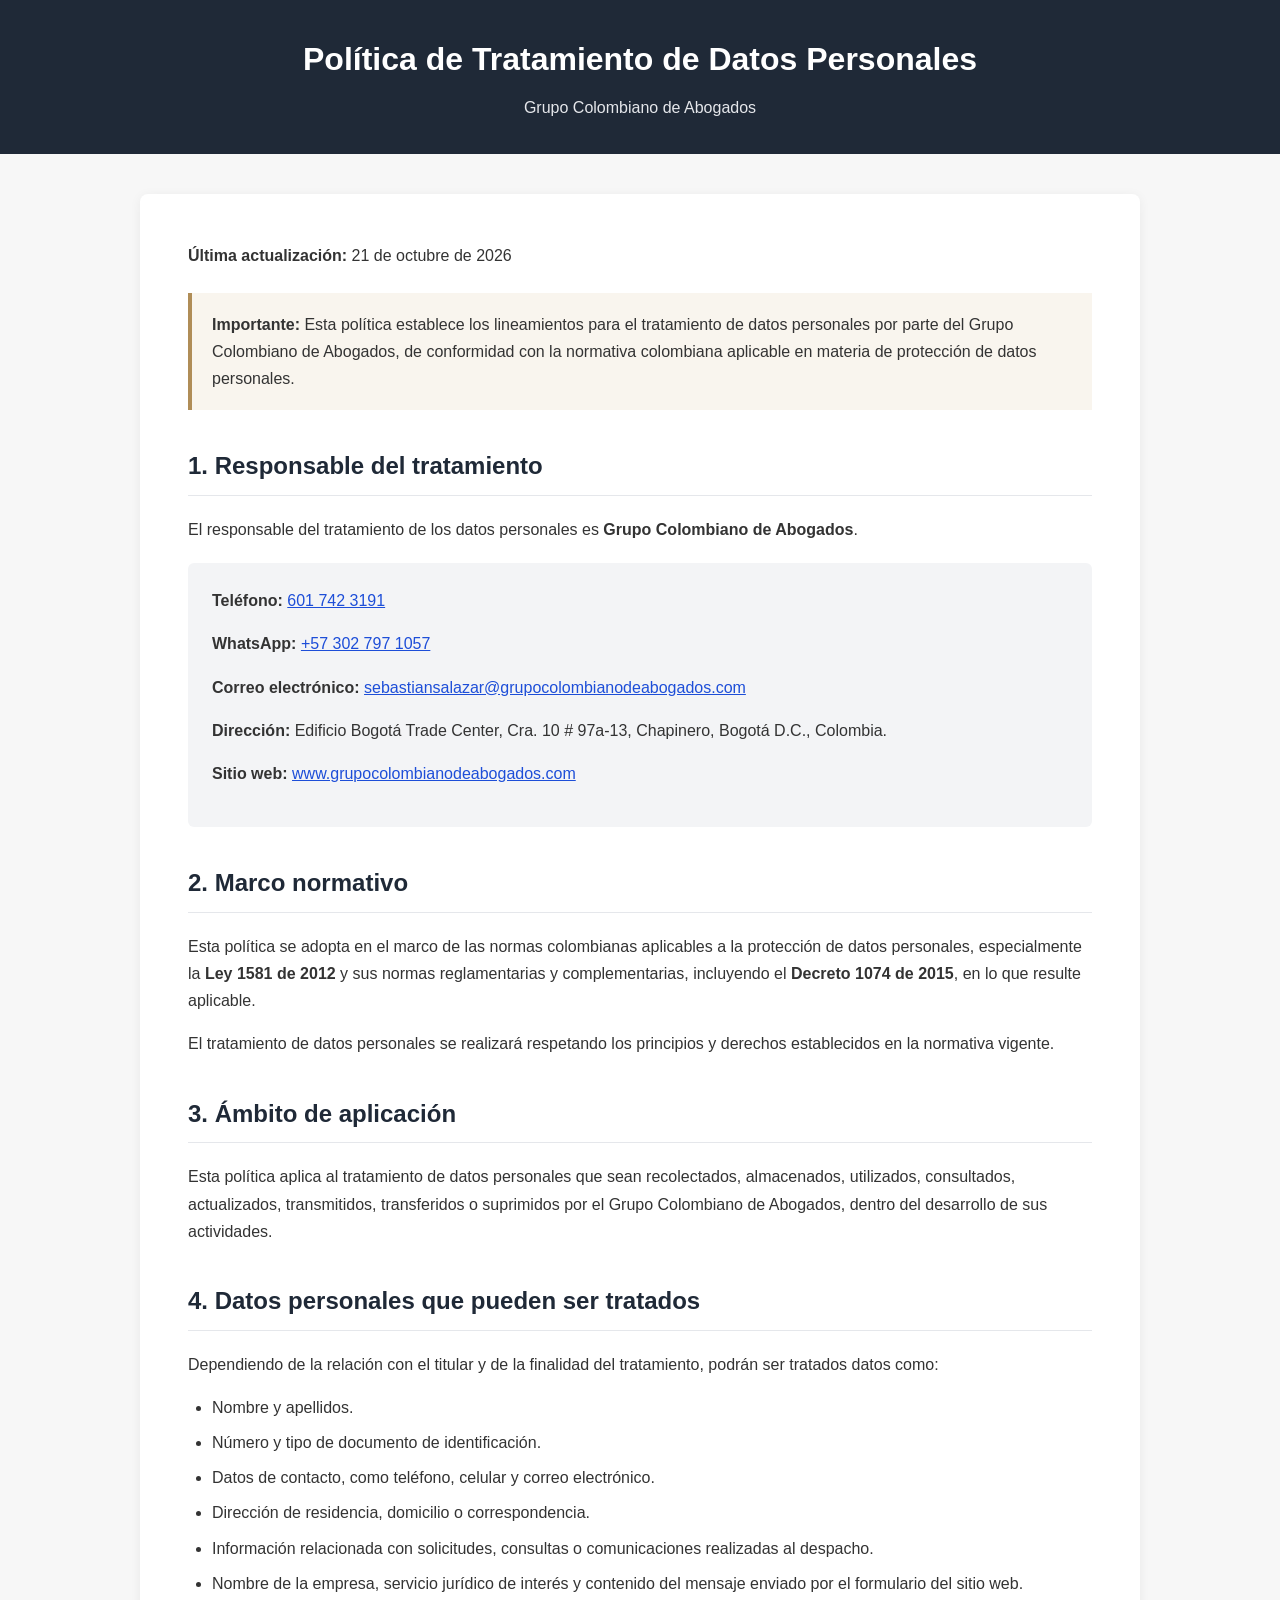
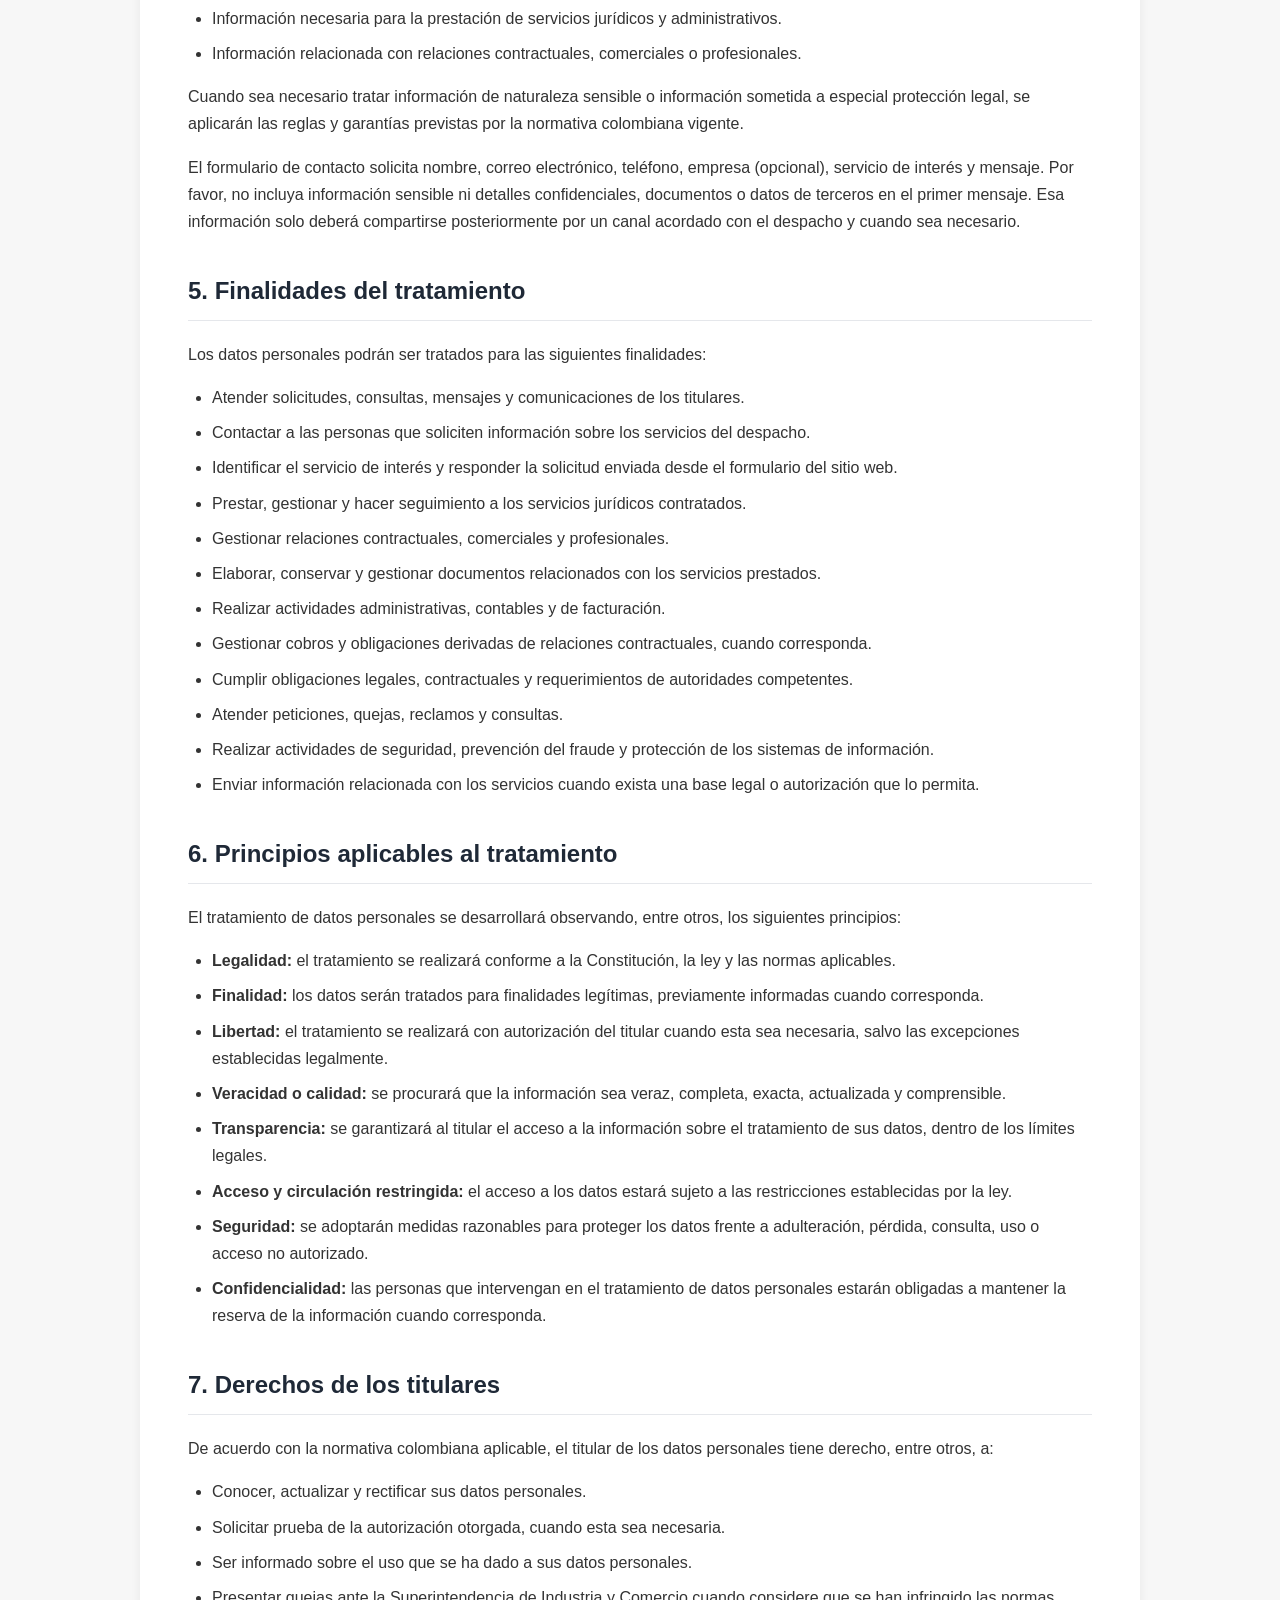
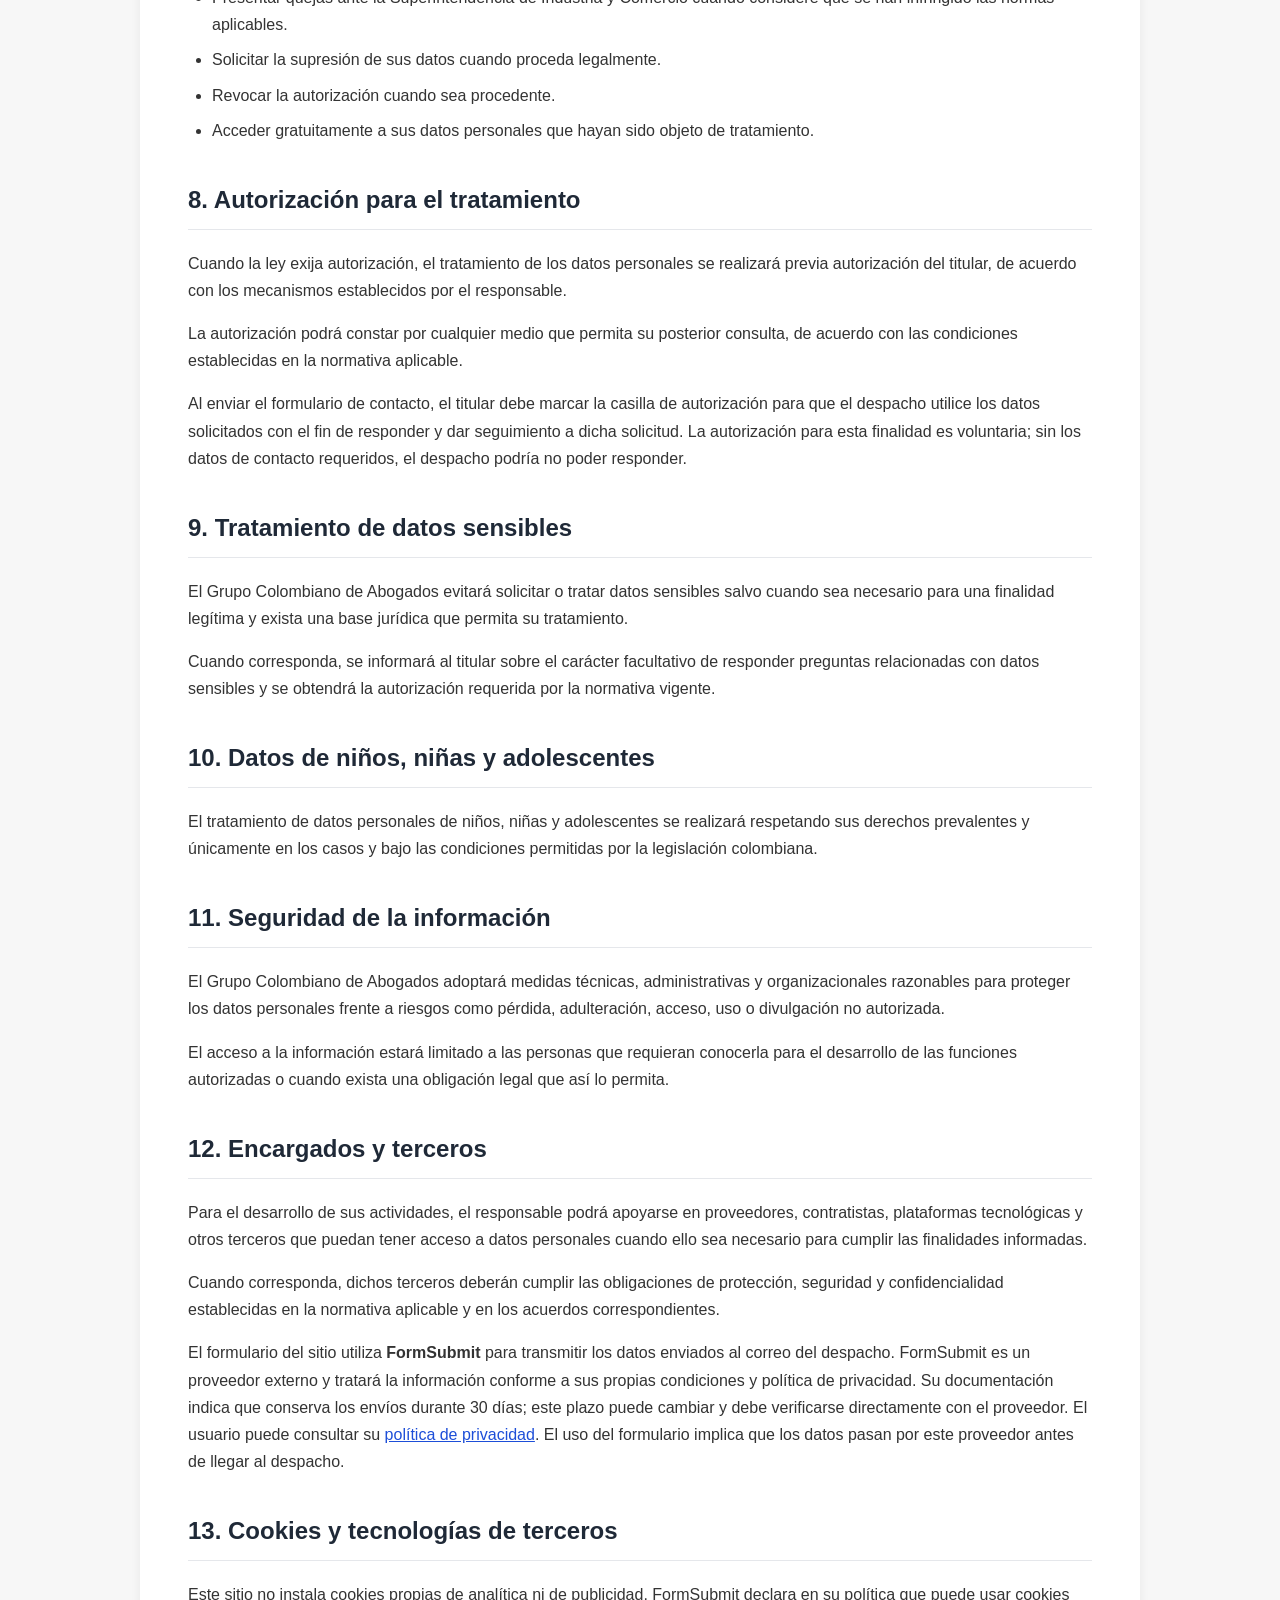
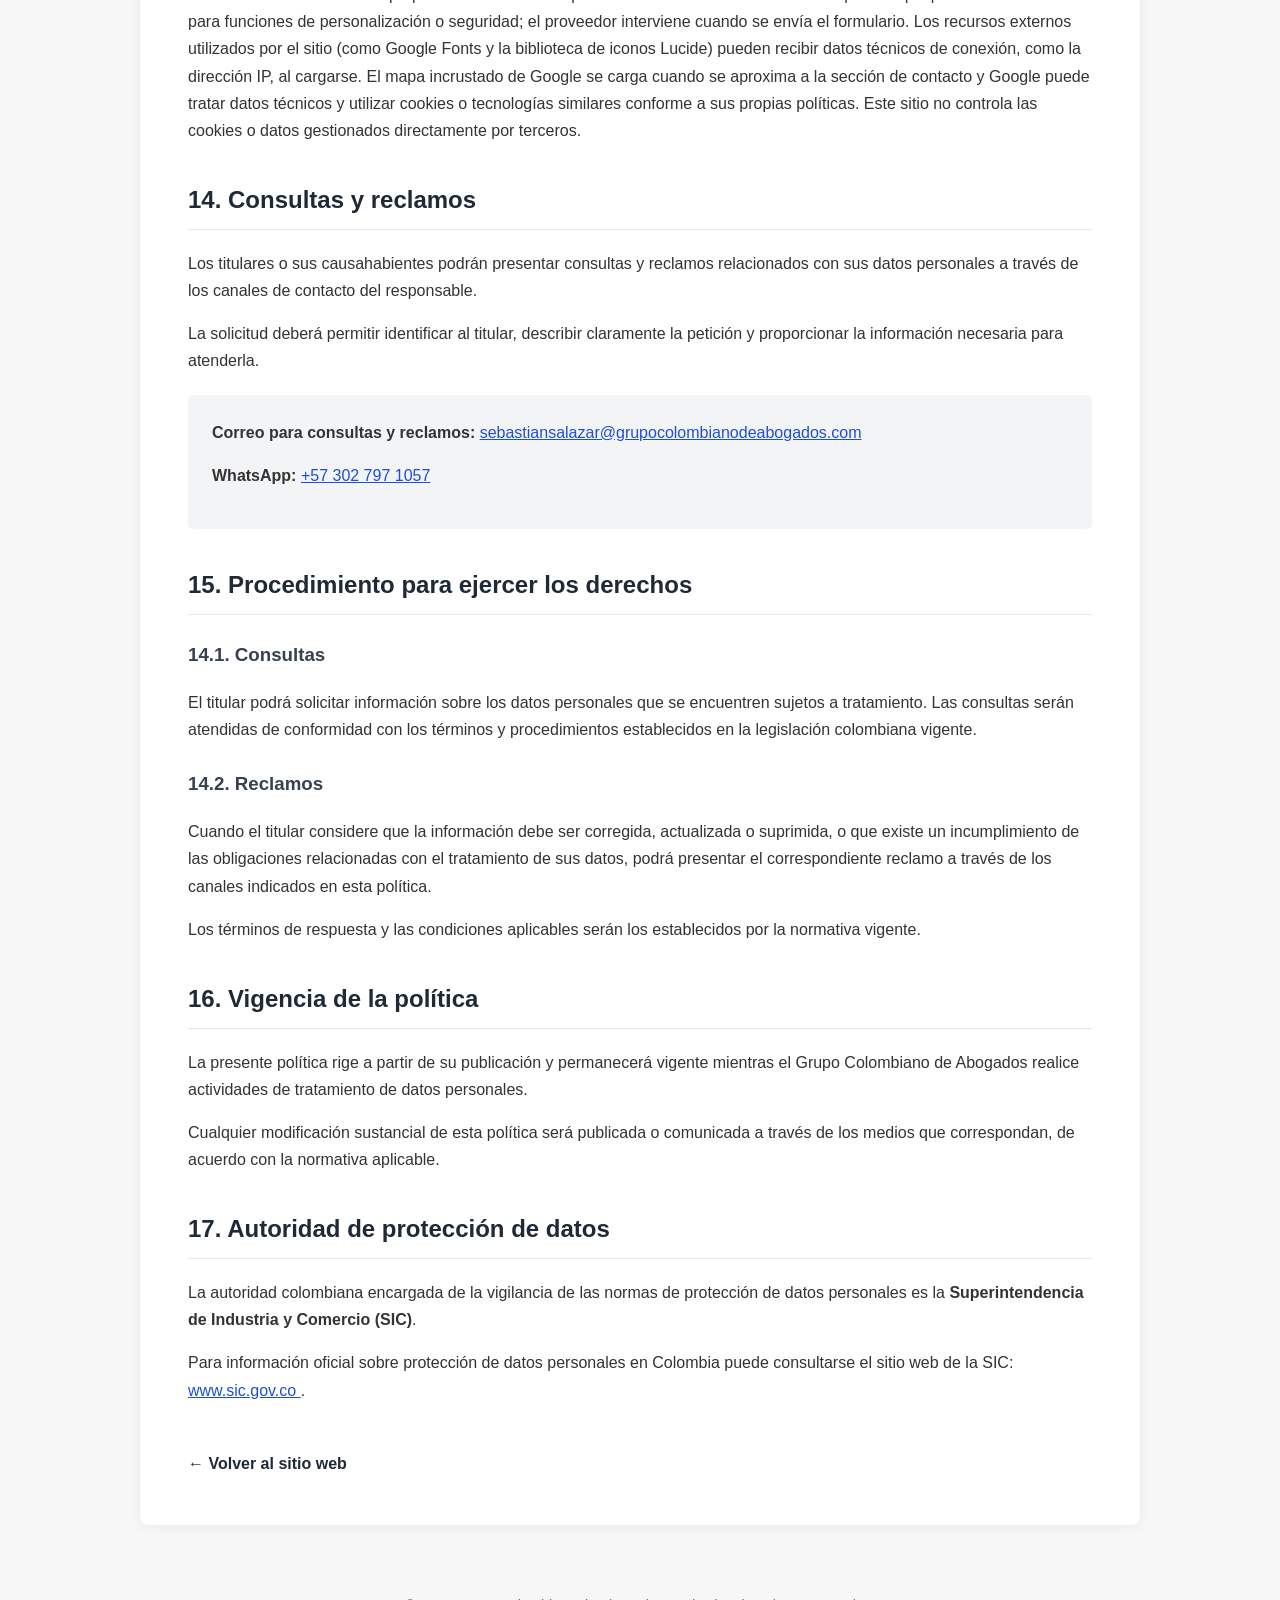
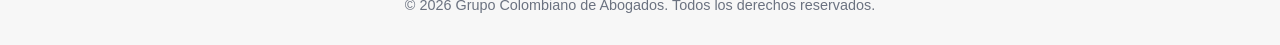
<file: politica-tratamiento-datos.html>
<!DOCTYPE html>
<html lang="es">
<head>
  <meta charset="UTF-8">
  <meta name="viewport" content="width=device-width, initial-scale=1.0">
  <meta name="robots" content="index, follow">
  <meta name="description" content="Consulta cómo Grupo Colombiano de Abogados recoge, utiliza y protege tus datos personales, tus derechos y los canales para ejercerlos.">
  <link rel="canonical" href="https://www.grupocolombianodeabogados.com/politica-tratamiento-datos.html">
  <meta property="og:type" content="website">
  <meta property="og:locale" content="es_CO">
  <meta property="og:title" content="Política de Tratamiento de Datos Personales | Grupo Colombiano de Abogados">
  <meta property="og:description" content="Información sobre el tratamiento de datos personales y el ejercicio de tus derechos.">
  <meta property="og:url" content="https://www.grupocolombianodeabogados.com/politica-tratamiento-datos.html">
  <title>Política de Tratamiento de Datos Personales | Grupo Colombiano de Abogados</title>

  <style>
    :root {
      --primary: #1f2937;
      --secondary: #374151;
      --accent: #b08d57;
      --background: #f7f7f7;
      --white: #ffffff;
      --border: #e5e7eb;
      --text: #333333;
      --muted: #6b7280;
    }

    * {
      box-sizing: border-box;
    }

    body {
      margin: 0;
      font-family: Arial, Helvetica, sans-serif;
      background: var(--background);
      color: var(--text);
      line-height: 1.7;
    }

    header {
      background: var(--primary);
      color: var(--white);
      padding: 32px 20px;
      text-align: center;
    }

    header h1 {
      margin: 0 0 8px;
      font-size: 2rem;
    }

    header p {
      margin: 0;
      color: #e5e7eb;
    }

    main {
      width: min(1000px, calc(100% - 32px));
      margin: 40px auto;
      background: var(--white);
      padding: 48px;
      border-radius: 8px;
      box-shadow: 0 2px 12px rgba(0, 0, 0, 0.06);
    }

    h2 {
      color: var(--primary);
      margin-top: 36px;
      padding-bottom: 8px;
      border-bottom: 1px solid var(--border);
    }

    h3 {
      color: var(--secondary);
      margin-top: 24px;
    }

    p {
      margin: 0 0 16px;
    }

    ul, ol {
      padding-left: 24px;
    }

    li {
      margin-bottom: 8px;
    }

    .notice {
      background: #f9f5ee;
      border-left: 4px solid var(--accent);
      padding: 18px 20px;
      margin: 24px 0;
    }

    .contact {
      background: #f3f4f6;
      padding: 24px;
      border-radius: 6px;
      margin-top: 20px;
    }

    a {
      color: #1d4ed8;
    }

    .back {
      display: inline-block;
      margin-top: 30px;
      color: var(--primary);
      font-weight: bold;
      text-decoration: none;
    }

    footer {
      text-align: center;
      padding: 28px 20px;
      color: var(--muted);
      font-size: 0.9rem;
    }

    @media (max-width: 700px) {
      main {
        padding: 28px 20px;
        margin: 24px auto;
      }

      header h1 {
        font-size: 1.5rem;
      }
    }
  </style>
</head>

<body>
  <header>
    <h1>Política de Tratamiento de Datos Personales</h1>
    <p>Grupo Colombiano de Abogados</p>
  </header>

  <main>
    <p><strong>Última actualización:</strong> 21 de octubre de 2026</p>

    <div class="notice">
      <strong>Importante:</strong> Esta política establece los lineamientos para el tratamiento
      de datos personales por parte del Grupo Colombiano de Abogados, de conformidad con la
      normativa colombiana aplicable en materia de protección de datos personales.
    </div>

    <h2>1. Responsable del tratamiento</h2>

    <p>
      El responsable del tratamiento de los datos personales es
      <strong>Grupo Colombiano de Abogados</strong>.
    </p>

    <div class="contact">
      <p><strong>Teléfono:</strong> <a href="tel:+576017423191">601 742 3191</a></p>
      <p><strong>WhatsApp:</strong> <a href="https://wa.me/573027971057" target="_blank" rel="noopener noreferrer">+57 302 797 1057</a></p>
      <p><strong>Correo electrónico:</strong> <a href="mailto:sebastiansalazar@grupocolombianodeabogados.com">sebastiansalazar@grupocolombianodeabogados.com</a></p>
      <p><strong>Dirección:</strong> Edificio Bogotá Trade Center, Cra. 10 # 97a-13, Chapinero, Bogotá D.C., Colombia.</p>
      <p><strong>Sitio web:</strong> <a href="https://www.grupocolombianodeabogados.com/">www.grupocolombianodeabogados.com</a></p>
    </div>

    <h2>2. Marco normativo</h2>

    <p>
      Esta política se adopta en el marco de las normas colombianas aplicables a la protección
      de datos personales, especialmente la <strong>Ley 1581 de 2012</strong> y sus normas
      reglamentarias y complementarias, incluyendo el <strong>Decreto 1074 de 2015</strong>,
      en lo que resulte aplicable.
    </p>

    <p>
      El tratamiento de datos personales se realizará respetando los principios y derechos
      establecidos en la normativa vigente.
    </p>

    <h2>3. Ámbito de aplicación</h2>

    <p>
      Esta política aplica al tratamiento de datos personales que sean recolectados,
      almacenados, utilizados, consultados, actualizados, transmitidos, transferidos o
      suprimidos por el Grupo Colombiano de Abogados, dentro del desarrollo de sus actividades.
    </p>

    <h2>4. Datos personales que pueden ser tratados</h2>

    <p>
      Dependiendo de la relación con el titular y de la finalidad del tratamiento, podrán
      ser tratados datos como:
    </p>

    <ul>
      <li>Nombre y apellidos.</li>
      <li>Número y tipo de documento de identificación.</li>
      <li>Datos de contacto, como teléfono, celular y correo electrónico.</li>
      <li>Dirección de residencia, domicilio o correspondencia.</li>
      <li>Información relacionada con solicitudes, consultas o comunicaciones realizadas al despacho.</li>
      <li>Nombre de la empresa, servicio jurídico de interés y contenido del mensaje enviado por el formulario del sitio web.</li>
      <li>Información necesaria para la prestación de servicios jurídicos y administrativos.</li>
      <li>Información relacionada con relaciones contractuales, comerciales o profesionales.</li>
    </ul>

    <p>
      Cuando sea necesario tratar información de naturaleza sensible o información sometida a
      especial protección legal, se aplicarán las reglas y garantías previstas por la normativa
      colombiana vigente.
    </p>

    <p>
      El formulario de contacto solicita nombre, correo electrónico, teléfono, empresa (opcional),
      servicio de interés y mensaje. Por favor, no incluya información sensible ni detalles
      confidenciales, documentos o datos de terceros en el primer mensaje. Esa información solo
      deberá compartirse posteriormente por un canal acordado con el despacho y cuando sea necesario.
    </p>

    <h2>5. Finalidades del tratamiento</h2>

    <p>Los datos personales podrán ser tratados para las siguientes finalidades:</p>

    <ul>
      <li>Atender solicitudes, consultas, mensajes y comunicaciones de los titulares.</li>
      <li>Contactar a las personas que soliciten información sobre los servicios del despacho.</li>
      <li>Identificar el servicio de interés y responder la solicitud enviada desde el formulario del sitio web.</li>
      <li>Prestar, gestionar y hacer seguimiento a los servicios jurídicos contratados.</li>
      <li>Gestionar relaciones contractuales, comerciales y profesionales.</li>
      <li>Elaborar, conservar y gestionar documentos relacionados con los servicios prestados.</li>
      <li>Realizar actividades administrativas, contables y de facturación.</li>
      <li>Gestionar cobros y obligaciones derivadas de relaciones contractuales, cuando corresponda.</li>
      <li>Cumplir obligaciones legales, contractuales y requerimientos de autoridades competentes.</li>
      <li>Atender peticiones, quejas, reclamos y consultas.</li>
      <li>Realizar actividades de seguridad, prevención del fraude y protección de los sistemas de información.</li>
      <li>Enviar información relacionada con los servicios cuando exista una base legal o autorización que lo permita.</li>
    </ul>

    <h2>6. Principios aplicables al tratamiento</h2>

    <p>El tratamiento de datos personales se desarrollará observando, entre otros, los siguientes principios:</p>

    <ul>
      <li><strong>Legalidad:</strong> el tratamiento se realizará conforme a la Constitución, la ley y las normas aplicables.</li>
      <li><strong>Finalidad:</strong> los datos serán tratados para finalidades legítimas, previamente informadas cuando corresponda.</li>
      <li><strong>Libertad:</strong> el tratamiento se realizará con autorización del titular cuando esta sea necesaria, salvo las excepciones establecidas legalmente.</li>
      <li><strong>Veracidad o calidad:</strong> se procurará que la información sea veraz, completa, exacta, actualizada y comprensible.</li>
      <li><strong>Transparencia:</strong> se garantizará al titular el acceso a la información sobre el tratamiento de sus datos, dentro de los límites legales.</li>
      <li><strong>Acceso y circulación restringida:</strong> el acceso a los datos estará sujeto a las restricciones establecidas por la ley.</li>
      <li><strong>Seguridad:</strong> se adoptarán medidas razonables para proteger los datos frente a adulteración, pérdida, consulta, uso o acceso no autorizado.</li>
      <li><strong>Confidencialidad:</strong> las personas que intervengan en el tratamiento de datos personales estarán obligadas a mantener la reserva de la información cuando corresponda.</li>
    </ul>

    <h2>7. Derechos de los titulares</h2>

    <p>
      De acuerdo con la normativa colombiana aplicable, el titular de los datos personales
      tiene derecho, entre otros, a:
    </p>

    <ul>
      <li>Conocer, actualizar y rectificar sus datos personales.</li>
      <li>Solicitar prueba de la autorización otorgada, cuando esta sea necesaria.</li>
      <li>Ser informado sobre el uso que se ha dado a sus datos personales.</li>
      <li>Presentar quejas ante la Superintendencia de Industria y Comercio cuando considere que se han infringido las normas aplicables.</li>
      <li>Solicitar la supresión de sus datos cuando proceda legalmente.</li>
      <li>Revocar la autorización cuando sea procedente.</li>
      <li>Acceder gratuitamente a sus datos personales que hayan sido objeto de tratamiento.</li>
    </ul>

    <h2>8. Autorización para el tratamiento</h2>

    <p>
      Cuando la ley exija autorización, el tratamiento de los datos personales se realizará
      previa autorización del titular, de acuerdo con los mecanismos establecidos por el
      responsable.
    </p>

    <p>
      La autorización podrá constar por cualquier medio que permita su posterior consulta,
      de acuerdo con las condiciones establecidas en la normativa aplicable.
    </p>

    <p>
      Al enviar el formulario de contacto, el titular debe marcar la casilla de autorización para
      que el despacho utilice los datos solicitados con el fin de responder y dar seguimiento a
      dicha solicitud. La autorización para esta finalidad es voluntaria; sin los datos de contacto
      requeridos, el despacho podría no poder responder.
    </p>

    <h2>9. Tratamiento de datos sensibles</h2>

    <p>
      El Grupo Colombiano de Abogados evitará solicitar o tratar datos sensibles salvo cuando
      sea necesario para una finalidad legítima y exista una base jurídica que permita su
      tratamiento.
    </p>

    <p>
      Cuando corresponda, se informará al titular sobre el carácter facultativo de responder
      preguntas relacionadas con datos sensibles y se obtendrá la autorización requerida por
      la normativa vigente.
    </p>

    <h2>10. Datos de niños, niñas y adolescentes</h2>

    <p>
      El tratamiento de datos personales de niños, niñas y adolescentes se realizará
      respetando sus derechos prevalentes y únicamente en los casos y bajo las condiciones
      permitidas por la legislación colombiana.
    </p>

    <h2>11. Seguridad de la información</h2>

    <p>
      El Grupo Colombiano de Abogados adoptará medidas técnicas, administrativas y
      organizacionales razonables para proteger los datos personales frente a riesgos como
      pérdida, adulteración, acceso, uso o divulgación no autorizada.
    </p>

    <p>
      El acceso a la información estará limitado a las personas que requieran conocerla para
      el desarrollo de las funciones autorizadas o cuando exista una obligación legal que así
      lo permita.
    </p>

    <h2>12. Encargados y terceros</h2>

    <p>
      Para el desarrollo de sus actividades, el responsable podrá apoyarse en proveedores,
      contratistas, plataformas tecnológicas y otros terceros que puedan tener acceso a datos
      personales cuando ello sea necesario para cumplir las finalidades informadas.
    </p>

    <p>
      Cuando corresponda, dichos terceros deberán cumplir las obligaciones de protección,
      seguridad y confidencialidad establecidas en la normativa aplicable y en los acuerdos
      correspondientes.
    </p>

    <p>
      El formulario del sitio utiliza <strong>FormSubmit</strong> para transmitir los datos enviados
      al correo del despacho. FormSubmit es un proveedor externo y tratará la información conforme
      a sus propias condiciones y política de privacidad. Su documentación indica que conserva los
      envíos durante 30 días; este plazo puede cambiar y debe verificarse directamente con el
      proveedor. El usuario puede consultar su
      <a href="https://formsubmit.co/privacy.pdf" target="_blank" rel="noopener noreferrer">política de privacidad</a>.
      El uso del formulario implica que los datos pasan por este proveedor antes de llegar al despacho.
    </p>

    <h2>13. Cookies y tecnologías de terceros</h2>

    <p>
      Este sitio no instala cookies propias de analítica ni de publicidad. FormSubmit declara en su
      política que puede usar cookies para funciones de personalización o seguridad; el proveedor
      interviene cuando se envía el formulario. Los recursos externos utilizados por el sitio (como
      Google Fonts y la biblioteca de iconos Lucide) pueden recibir datos técnicos de conexión, como
      la dirección IP, al cargarse. El mapa incrustado de Google se carga cuando se aproxima a la
      sección de contacto y Google puede tratar datos técnicos y utilizar cookies o tecnologías
      similares conforme a sus propias políticas. Este sitio no controla las cookies o datos gestionados
      directamente por terceros.
    </p>

    <h2>14. Consultas y reclamos</h2>

    <p>
      Los titulares o sus causahabientes podrán presentar consultas y reclamos relacionados
      con sus datos personales a través de los canales de contacto del responsable.
    </p>

    <p>
      La solicitud deberá permitir identificar al titular, describir claramente la petición
      y proporcionar la información necesaria para atenderla.
    </p>

    <div class="contact">
      <p><strong>Correo para consultas y reclamos:</strong>
        <a href="mailto:sebastiansalazar@grupocolombianodeabogados.com">
          sebastiansalazar@grupocolombianodeabogados.com
        </a>
      </p>
      <p><strong>WhatsApp:</strong>
        <a href="https://wa.me/573027971057" target="_blank" rel="noopener noreferrer">
          +57 302 797 1057
        </a>
      </p>
    </div>

    <h2>15. Procedimiento para ejercer los derechos</h2>

    <h3>14.1. Consultas</h3>

    <p>
      El titular podrá solicitar información sobre los datos personales que se encuentren
      sujetos a tratamiento. Las consultas serán atendidas de conformidad con los términos
      y procedimientos establecidos en la legislación colombiana vigente.
    </p>

    <h3>14.2. Reclamos</h3>

    <p>
      Cuando el titular considere que la información debe ser corregida, actualizada o
      suprimida, o que existe un incumplimiento de las obligaciones relacionadas con el
      tratamiento de sus datos, podrá presentar el correspondiente reclamo a través de los
      canales indicados en esta política.
    </p>

    <p>
      Los términos de respuesta y las condiciones aplicables serán los establecidos por la
      normativa vigente.
    </p>

    <h2>16. Vigencia de la política</h2>

    <p>
      La presente política rige a partir de su publicación y permanecerá vigente mientras
      el Grupo Colombiano de Abogados realice actividades de tratamiento de datos personales.
    </p>

    <p>
      Cualquier modificación sustancial de esta política será publicada o comunicada a través
      de los medios que correspondan, de acuerdo con la normativa aplicable.
    </p>

    <h2>17. Autoridad de protección de datos</h2>

    <p>
      La autoridad colombiana encargada de la vigilancia de las normas de protección de datos
      personales es la <strong>Superintendencia de Industria y Comercio (SIC)</strong>.
    </p>

    <p>
      Para información oficial sobre protección de datos personales en Colombia puede
      consultarse el sitio web de la SIC:
      <a href="https://www.sic.gov.co/" target="_blank" rel="noopener noreferrer">
        www.sic.gov.co
      </a>.
    </p>

    <a class="back" href="https://www.grupocolombianodeabogados.com/">
      ← Volver al sitio web
    </a>
  </main>

  <footer>
    © 2026 Grupo Colombiano de Abogados. Todos los derechos reservados.
  </footer>
</body>
</html>
</file>
